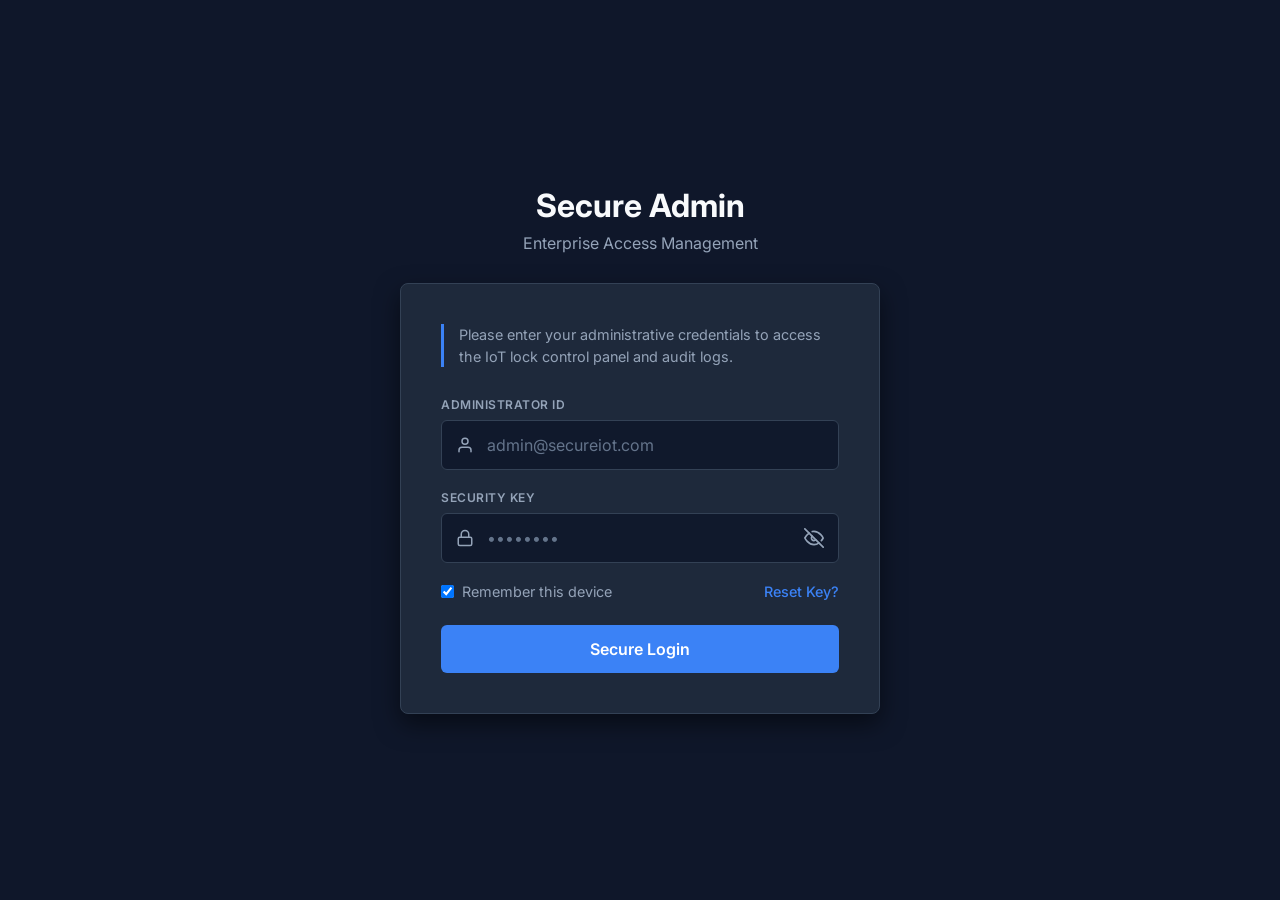
<file: frontend-ui/index.html>
<!doctype html>
<html lang="en">
  <head>
    <meta charset="UTF-8" />
    <meta name="viewport" content="width=device-width, initial-scale=1.0" />
    <title>SecureIoT Admin</title>
    <link rel="stylesheet" href="style.css" />
    <link
      href="https://fonts.googleapis.com/css2?family=Inter:wght@400;500;600;700&display=swap"
      rel="stylesheet"
    />

    <script>
      // 1. Check Auth
      if (localStorage.getItem("adminAuth") !== "true") {
        window.location.href = "login.html";
      }

      // 2. Upgraded Secure Logout with Smart Modal
      async function logout() {
        if (typeof askConfirm === "function") {
          // Pass custom titles and buttons for the Logout action!
          const wantsToLogout = await askConfirm(
            "Are you sure you want to securely log out of the admin console?",
            "Secure Logout",
            "Log Out",
            "Cancel",
          );
          if (!wantsToLogout) return;
        } else {
          if (!confirm("Are you sure you want to securely log out?")) return;
        }

        // Execute Logout
        localStorage.removeItem("adminAuth");
        window.location.href = "login.html";
      }
    </script>

    <style>
      @keyframes pulseGreen {
        0% {
          box-shadow: 0 0 0 0 rgba(16, 185, 129, 0.7);
        }
        70% {
          box-shadow: 0 0 0 10px rgba(16, 185, 129, 0);
        }
        100% {
          box-shadow: 0 0 0 0 rgba(16, 185, 129, 0);
        }
      }
      .pulse-dot {
        width: 10px;
        height: 10px;
        background-color: #10b981;
        border-radius: 50%;
        display: inline-block;
        animation: pulseGreen 2s infinite;
      }

      /* UPGRADED: High-Tech Input Styling with Animations */
      .form-input {
        width: 100%;
        background-color: rgba(15, 23, 42, 0.85);
        border: 1px solid var(--border-dark);
        border-radius: 6px;
        padding: 14px 15px;
        color: #ffffff !important;
        font-size: 1rem;
        transition: all 0.3s ease;
      }
      .form-input::placeholder {
        color: #64748b;
        transition: opacity 0.3s ease;
      }
      .form-input:focus {
        outline: none;
        border-color: #3b82f6;
        box-shadow: 0 0 12px rgba(59, 130, 246, 0.4);
        background-color: rgba(15, 23, 42, 1);
      }
      .form-input:focus::placeholder {
        opacity: 0.5;
      }

      input:-webkit-autofill,
      input:-webkit-autofill:hover,
      input:-webkit-autofill:focus,
      input:-webkit-autofill:active {
        -webkit-box-shadow: 0 0 0 30px #0f172a inset !important;
        -webkit-text-fill-color: #ffffff !important;
      }

      /* Idle Screen Animations */
      @keyframes scanSweep {
        0% {
          top: -10%;
          opacity: 0;
        }
        10% {
          opacity: 1;
        }
        90% {
          opacity: 1;
        }
        100% {
          top: 110%;
          opacity: 0;
        }
      }
      .scan-line {
        position: absolute;
        top: 0;
        left: 0;
        width: 100%;
        height: 4px;
        background: linear-gradient(
          to right,
          transparent,
          rgba(59, 130, 246, 0.5),
          transparent
        );
        box-shadow: 0 0 15px rgba(59, 130, 246, 0.5);
        animation: scanSweep 3s linear infinite;
        pointer-events: none;
      }
      @keyframes shieldPulse {
        0% {
          transform: scale(1);
          opacity: 0.8;
        }
        50% {
          transform: scale(1.05);
          opacity: 1;
        }
        100% {
          transform: scale(1);
          opacity: 0.8;
        }
      }
      .shield-icon {
        animation: shieldPulse 3s ease-in-out infinite;
      }

      /* UPGRADED: Reticle Breathing Animation */
      @keyframes reticleBreathe {
        0% {
          transform: translate(-50%, -50%) scale(1);
          opacity: 0.8;
          border-color: rgba(16, 185, 129, 0.5);
        }
        50% {
          transform: translate(-50%, -50%) scale(1.02);
          opacity: 1;
          border-color: rgba(16, 185, 129, 1);
        }
        100% {
          transform: translate(-50%, -50%) scale(1);
          opacity: 0.8;
          border-color: rgba(16, 185, 129, 0.5);
        }
      }

      /* Custom Modal Styling */
      .custom-modal-overlay {
        display: none;
        position: fixed;
        top: 0;
        left: 0;
        width: 100%;
        height: 100%;
        background: rgba(15, 23, 42, 0.85);
        z-index: 9999;
        justify-content: center;
        align-items: center;
        backdrop-filter: blur(5px);
        opacity: 0;
        transition: opacity 0.3s ease;
      }
      .custom-modal-card {
        background: #1e293b;
        border: 1px solid #334155;
        border-radius: 8px;
        padding: 25px;
        width: 400px;
        box-shadow: 0 20px 40px rgba(0, 0, 0, 0.5);
        transform: translateY(-20px);
        transition: transform 0.3s ease;
        text-align: left;
      }
      .custom-modal-overlay.active {
        opacity: 1;
      }
      .custom-modal-overlay.active .custom-modal-card {
        transform: translateY(0);
      }
    </style>
  </head>
  <body>
    <nav class="sidebar">
      <div class="top-nav">
        <div class="sidebar-brand">
          <h2>SecureIoT <span>Admin</span></h2>
        </div>
        <ul class="nav-links">
          <li class="active"><a href="index.html">Dashboard</a></li>
          <li><a href="user-management.html">User Management</a></li>
          <li><a href="access-history.html">Access History</a></li>
          <li><a href="system-settings.html">System Settings</a></li>
        </ul>
      </div>
      <div class="bottom-nav">
        <button
          onclick="logout()"
          class="btn outline-btn"
          style="
            color: #f87171;
            border-color: rgba(239, 68, 68, 0.4);
            width: 100%;
          "
        >
          Secure Logout
        </button>
      </div>
    </nav>

    <main class="main-content">
      <header class="top-header">
        <h1 class="page-title">Security Operations</h1>
        <p class="page-subtitle">Live monitoring and access control</p>
      </header>

      <div class="dashboard-wrapper">
        <section class="stats-row">
          <div class="stat-card">
            <p class="stat-label">SYSTEM STATUS</p>
            <h2 class="stat-value">
              <span class="dot-secure" id="systemDot"></span
              ><span id="systemText">Secure</span>
            </h2>
          </div>
          <div class="stat-card">
            <p class="stat-label">TODAY'S ENTRIES</p>
            <h2 class="stat-value" id="todayEntriesCount">0</h2>
          </div>
          <div class="stat-card">
            <p class="stat-label">REGISTERED FACES</p>
            <h2 class="stat-value" id="registeredFacesCount">0</h2>
          </div>
        </section>

        <section class="middle-grid">
          <div class="dark-card camera-container">
            <div
              style="
                display: flex;
                justify-content: space-between;
                align-items: center;
                margin-bottom: 15px;
              "
            >
              <h3 class="card-title" style="margin: 0">Front Door Camera</h3>
              <div style="display: flex; align-items: center; gap: 8px">
                <span class="pulse-dot"></span>
                <span
                  style="color: #10b981; font-size: 0.85rem; font-weight: 600"
                  >Edge Node Active</span
                >
              </div>
            </div>

            <div
              class="camera-black-box"
              style="
                position: relative;
                overflow: hidden;
                border-radius: 8px;
                border: 2px solid var(--border-dark);
                background: #000;
                height: 420px;
                display: flex;
                flex-direction: column;
                justify-content: center;
                align-items: center;
              "
            >
              <div
                id="defaultCameraState"
                style="
                  text-align: center;
                  padding: 20px;
                  width: 100%;
                  height: 100%;
                  display: flex;
                  flex-direction: column;
                  justify-content: center;
                  align-items: center;
                  position: relative;
                "
              >
                <div class="scan-line"></div>
                <svg
                  class="shield-icon"
                  width="72"
                  height="72"
                  viewBox="0 0 24 24"
                  fill="none"
                  stroke="#3b82f6"
                  stroke-width="1.5"
                  stroke-linecap="round"
                  stroke-linejoin="round"
                  style="margin-bottom: 15px"
                >
                  <path d="M12 22s8-4 8-10V5l-8-3-8 3v7c0 6 8 10 8 10z"></path>
                  <path d="M12 8v4"></path>
                  <path d="M12 16h.01"></path>
                </svg>
                <p
                  style="
                    color: var(--text-light);
                    font-size: 1.2rem;
                    margin-bottom: 8px;
                    font-weight: 500;
                  "
                >
                  System Monitoring Mode
                </p>
                <span style="color: var(--text-muted); font-size: 0.9rem"
                  >Video feed is rendering securely on the local Python
                  node.</span
                >
              </div>

              <div
                id="registrationState"
                style="
                  display: none;
                  width: 100%;
                  height: 100%;
                  position: absolute;
                  top: 0;
                  left: 0;
                "
              >
                <video
                  id="regVideo"
                  autoplay
                  playsinline
                  style="width: 100%; height: 100%; object-fit: cover"
                ></video>
                <canvas id="regCanvas" style="display: none"></canvas>

                <div
                  style="
                    position: absolute;
                    top: 45%;
                    left: 50%;
                    transform: translate(-50%, -50%);
                    width: 220px;
                    height: 300px;
                    border: 2px dashed #10b981;
                    border-radius: 120px;
                    pointer-events: none;
                    box-shadow: 0 0 0 9999px rgba(0, 0, 0, 0.5);
                    animation: reticleBreathe 3s infinite;
                  "
                ></div>

                <div
                  style="
                    position: absolute;
                    bottom: 0;
                    left: 0;
                    width: 100%;
                    background: rgba(15, 23, 42, 0.95);
                    backdrop-filter: blur(8px);
                    padding: 20px;
                    border-top: 1px solid var(--border-dark);
                  "
                >
                  <div style="display: flex; flex-direction: column; gap: 15px">
                    <div>
                      <input
                        type="email"
                        id="regEmail"
                        class="form-input"
                        placeholder="Enter registered user email address..."
                      />
                    </div>

                    <div
                      style="
                        display: flex;
                        justify-content: space-between;
                        align-items: center;
                      "
                    >
                      <p
                        id="regStatus"
                        style="
                          font-size: 0.85rem;
                          margin: 0;
                          color: #94a3b8;
                          display: flex;
                          align-items: center;
                          gap: 5px;
                        "
                      >
                        <svg
                          width="16"
                          height="16"
                          viewBox="0 0 24 24"
                          fill="none"
                          stroke="currentColor"
                          stroke-width="2"
                        >
                          <circle cx="12" cy="12" r="10"></circle>
                          <line x1="12" y1="16" x2="12" y2="12"></line>
                          <line x1="12" y1="8" x2="12.01" y2="8"></line>
                        </svg>
                        Align face within the guide. Remove glasses.
                      </p>
                      <div style="display: flex; gap: 10px">
                        <button
                          class="btn outline-btn"
                          onclick="cancelRegistration()"
                          style="margin: 0; padding: 10px 20px"
                        >
                          Cancel
                        </button>
                        <button
                          id="captureBtn"
                          class="btn primary-btn"
                          onclick="captureAndRegister(false)"
                          style="margin: 0; padding: 10px 20px"
                        >
                          Capture Identity
                        </button>
                      </div>
                    </div>
                  </div>
                </div>
              </div>
            </div>
          </div>

          <div class="dark-card actions-container">
            <h3 class="card-title">Quick Actions</h3>
            <p class="action-desc">
              Execute administrative commands directly to Edge Hardware.
            </p>
            <button id="manualUnlockBtn" class="btn primary-btn">
              Manual Override Unlock
            </button>
            <button id="openRegisterBtn" class="btn outline-btn">
              Register New Face
            </button>
          </div>
        </section>

        <section class="logs-section dark-card">
          <h3 class="card-title">Recent Access Logs</h3>
          <table class="access-table">
            <thead>
              <tr>
                <th>TIMESTAMP</th>
                <th>USER / SUBJECT</th>
                <th>STATUS</th>
              </tr>
            </thead>
            <tbody id="recentLogsBody"></tbody>
          </table>
        </section>
      </div>
    </main>

    <div id="customConfirmModal" class="custom-modal-overlay">
      <div class="custom-modal-card">
        <h3
          style="
            margin-top: 0;
            color: #f8fafc;
            font-size: 1.2rem;
            display: flex;
            align-items: center;
            gap: 8px;
          "
        >
          <svg
            id="confirmIcon"
            width="24"
            height="24"
            viewBox="0 0 24 24"
            fill="none"
            stroke="#f59e0b"
            stroke-width="2"
          ></svg>
          <span id="confirmTitle">System Override Required</span>
        </h3>
        <p
          id="confirmMessage"
          style="
            color: #94a3b8;
            margin-bottom: 25px;
            font-size: 0.95rem;
            line-height: 1.5;
          "
        ></p>
        <div style="display: flex; justify-content: flex-end; gap: 10px">
          <button
            id="confirmCancelBtn"
            class="btn outline-btn"
            style="margin: 0; padding: 10px 20px"
          >
            Abort
          </button>
          <button
            id="confirmOkBtn"
            class="btn primary-btn"
            style="margin: 0; padding: 10px 20px; border: none"
          >
            Overwrite Profile
          </button>
        </div>
      </div>
    </div>

    <script>
      // 1. DASHBOARD DATA FETCHING
      async function fetchDashboardData() {
        try {
          const logsResponse = await fetch("http://localhost:8080/api/logs");
          const usersResponse = await fetch("http://localhost:8080/api/users");

          if (logsResponse.ok && usersResponse.ok) {
            const logs = await logsResponse.json();
            const users = await usersResponse.json();

            document.getElementById("registeredFacesCount").innerText =
              users.length;
            const today = new Date().toDateString();
            document.getElementById("todayEntriesCount").innerText =
              logs.filter(
                (log) => new Date(log.timestamp).toDateString() === today,
              ).length;

            const recentLogsBody = document.getElementById("recentLogsBody");
            recentLogsBody.innerHTML = "";
            logs
              .slice()
              .reverse()
              .slice(0, 3)
              .forEach((log) => {
                const dateObj = new Date(log.timestamp);
                const badgeClass =
                  log.accessStatus === "SUCCESS"
                    ? "badge-auth"
                    : log.accessStatus === "DECLINED"
                      ? "badge-declined"
                      : "badge-manual";
                recentLogsBody.innerHTML += `<tr><td>${dateObj.toLocaleDateString()} - ${dateObj.toLocaleTimeString([], { hour: "2-digit", minute: "2-digit" })}</td>
                <td><strong>${log.userEmail}</strong></td><td><span class="badge ${badgeClass}">${log.accessStatus}</span></td></tr>`;
              });
          }
        } catch (error) {
          document.getElementById("systemDot").style.backgroundColor =
            "var(--danger)";
          document.getElementById("systemText").innerText = "API Offline";
        }
      }
      fetchDashboardData();
      setInterval(fetchDashboardData, 3000);

      // 2. MANUAL OVERRIDE LOGIC (FIXED FOR CLOUD GATEWAY ARCHITECTURE)
      document
        .getElementById("manualUnlockBtn")
        .addEventListener("click", async () => {
          const btn = document.getElementById("manualUnlockBtn");
          btn.innerText = "Unlocking...";
          btn.style.backgroundColor = "#10B981";

          const currentTimer = localStorage.getItem("doorTimer") || "5";

          try {
            // ---> THE FIX: Call the Java Spring Boot Server, NOT the ESP32 directly! <---
            await fetch(
              `http://localhost:8080/api/hardware/unlock?t=${currentTimer}`,
            );

            // Log the override to the database
            await fetch("http://localhost:8080/api/logs", {
              method: "POST",
              headers: { "Content-Type": "application/json" },
              body: JSON.stringify({
                userEmail: "Admin Dashboard",
                accessStatus: "MANUAL OVERRIDE",
                timestamp: new Date().toISOString(),
              }),
            });
          } catch (error) {
            console.error("Java Gateway ping failed:", error);
          }

          setTimeout(() => {
            btn.innerText = "Manual Override Unlock";
            btn.style.backgroundColor = "";
          }, currentTimer * 1000);
        });

      // 3. UPGRADED DYNAMIC CONFIRM DIALOG
      function askConfirm(
        message,
        title = "System Override Required",
        okText = "Overwrite Profile",
        cancelText = "Abort",
      ) {
        return new Promise((resolve) => {
          const modal = document.getElementById("customConfirmModal");
          const icon = document.getElementById("confirmIcon");
          const okBtn = document.getElementById("confirmOkBtn");

          // Set dynamic text
          document.getElementById("confirmMessage").innerText = message;
          document.getElementById("confirmTitle").innerText = title;
          okBtn.innerText = okText;
          document.getElementById("confirmCancelBtn").innerText = cancelText;

          // Theme switching based on the action
          if (title.includes("Logout")) {
            // Blue Door Exit Icon for Logout
            icon.innerHTML =
              '<path d="M9 21H5a2 2 0 0 1-2-2V5a2 2 0 0 1 2-2h4"></path><polyline points="16 17 21 12 16 7"></polyline><line x1="21" y1="12" x2="9" y2="12"></line>';
            icon.setAttribute("stroke", "#3b82f6");
            okBtn.style.backgroundColor = "#3b82f6";
          } else {
            // Yellow/Red Warning for Registration Overwrite or Revoke
            icon.innerHTML =
              '<path d="M10.29 3.86L1.82 18a2 2 0 0 0 1.71 3h16.94a2 2 0 0 0 1.71-3L13.71 3.86a2 2 0 0 0-3.42 0z"></path><line x1="12" y1="9" x2="12" y2="13"></line><line x1="12" y1="17" x2="12.01" y2="17"></line>';
            icon.setAttribute("stroke", "#f59e0b");
            okBtn.style.backgroundColor = "#ef4444";
          }

          modal.style.display = "flex";
          // Trigger reflow for transition
          setTimeout(() => modal.classList.add("active"), 10);

          okBtn.onclick = () => {
            modal.classList.remove("active");
            setTimeout(() => {
              modal.style.display = "none";
              resolve(true);
            }, 300);
          };

          document.getElementById("confirmCancelBtn").onclick = () => {
            modal.classList.remove("active");
            setTimeout(() => {
              modal.style.display = "none";
              resolve(false);
            }, 300);
          };
        });
      }

      // 4. EMBEDDED FACE REGISTRATION LOGIC
      const defaultState = document.getElementById("defaultCameraState");
      const regState = document.getElementById("registrationState");
      const regVideo = document.getElementById("regVideo");
      const regStatus = document.getElementById("regStatus");
      let stream;

      document
        .getElementById("openRegisterBtn")
        .addEventListener("click", async () => {
          defaultState.style.display = "none";
          regState.style.display = "block";
          regStatus.innerHTML =
            '<svg width="16" height="16" viewBox="0 0 24 24" fill="none" stroke="currentColor" stroke-width="2"><circle cx="12" cy="12" r="10"></circle><line x1="12" y1="16" x2="12" y2="12"></line><line x1="12" y1="8" x2="12.01" y2="8"></line></svg> Align face within the guide. Remove glasses.';
          regStatus.style.color = "#94a3b8";
          document.getElementById("regEmail").value = "";

          try {
            stream = await navigator.mediaDevices.getUserMedia({ video: true });
            regVideo.srcObject = stream;
          } catch (err) {
            regStatus.innerText = "Camera access denied or unavailable.";
            regStatus.style.color = "var(--danger)";
          }
        });

      function cancelRegistration() {
        if (stream) stream.getTracks().forEach((track) => track.stop());
        regState.style.display = "none";
        defaultState.style.display = "flex";
      }

      async function captureAndRegister(forceOverwrite = false) {
        const email = document.getElementById("regEmail").value.trim();
        if (!email) {
          regStatus.innerText = "Please enter an email address first.";
          regStatus.style.color = "var(--danger)";
          return;
        }

        regStatus.innerText = "Processing biometrics...";
        regStatus.style.color = "#3b82f6";
        document.getElementById("captureBtn").disabled = true;

        const canvas = document.getElementById("regCanvas");
        canvas.width = regVideo.videoWidth;
        canvas.height = regVideo.videoHeight;
        canvas.getContext("2d").drawImage(regVideo, 0, 0);
        const base64Image = canvas.toDataURL("image/jpeg");

        try {
          const response = await fetch("http://localhost:5000/register", {
            method: "POST",
            headers: { "Content-Type": "application/json" },
            body: JSON.stringify({
              email: email,
              image: base64Image,
              force_overwrite: forceOverwrite,
            }),
          });

          const data = await response.json();

          // SMART OVERRIDE WITH CUSTOM MODAL
          if (data.require_confirmation) {
            const userWantsToOverwrite = await askConfirm(data.message);
            if (userWantsToOverwrite) {
              captureAndRegister(true);
            } else {
              regStatus.innerHTML =
                '<svg width="16" height="16" viewBox="0 0 24 24" fill="none" stroke="currentColor" stroke-width="2"><circle cx="12" cy="12" r="10"></circle><line x1="12" y1="16" x2="12" y2="12"></line><line x1="12" y1="8" x2="12.01" y2="8"></line></svg> Registration aborted.';
              regStatus.style.color = "#94a3b8";
              document.getElementById("captureBtn").disabled = false;
            }
            return;
          }

          if (response.ok) {
            regStatus.innerText = data.message;
            regStatus.style.color = "#10b981";
            setTimeout(cancelRegistration, 2500);
          } else {
            regStatus.innerText = data.error;
            regStatus.style.color = "var(--danger)";
          }
        } catch (error) {
          regStatus.innerText =
            "Connection Failed. Is register_api.py running?";
          regStatus.style.color = "var(--danger)";
        }
        document.getElementById("captureBtn").disabled = false;
      }
    </script>
  </body>
</html>
</file>
<file: frontend-ui/style.css>
:root {
  --bg-app: #0f1522;
  --bg-sidebar: #0f1522;
  --bg-card: #1c2333;
  --bg-card-hover: #262e40;
  --text-main: #ffffff;
  --text-muted: #8b95a5;
  --primary-blue: #3b82f6;
  --border-dark: #2d3748;
  --danger: #ef4444;
  --auth-bg: rgba(16, 185, 129, 0.15);
  --auth-text: #34d399;
  --dec-bg: rgba(239, 68, 68, 0.15);
  --dec-text: #f87171;
  --man-bg: rgba(245, 158, 11, 0.15);
  --man-text: #fbbf24;
}

* {
  margin: 0;
  padding: 0;
  box-sizing: border-box;
  font-family: "Inter", sans-serif;
}
body {
  background-color: var(--bg-app);
  color: var(--text-main);
  display: flex;
  min-height: 100vh;
}

.sidebar {
  width: 260px;
  background-color: var(--bg-sidebar);
  padding: 30px 20px;
  border-right: 1px solid var(--border-dark);
  display: flex;
  flex-direction: column;
  justify-content: space-between;
}
.top-nav {
  flex-grow: 1;
}
.bottom-nav {
  margin-top: auto;
  padding-top: 20px;
}
.sidebar-brand {
  margin-bottom: 40px;
  padding-left: 10px;
}
.sidebar-brand h2 {
  font-size: 1.2rem;
  font-weight: 600;
}
.sidebar-brand span {
  font-weight: 400;
}

.nav-links {
  list-style: none;
}
.nav-links li a {
  text-decoration: none;
  color: var(--text-muted);
  padding: 12px 16px;
  display: block;
  border-radius: 6px;
  font-weight: 500;
  margin-bottom: 5px;
  transition: 0.2s;
}
.nav-links li.active a {
  background-color: var(--bg-card-hover);
  color: var(--primary-blue);
}
.nav-links li a:hover:not(.active) {
  color: var(--text-main);
}

.main-content {
  flex: 1;
  display: flex;
  flex-direction: column;
}
.top-header {
  padding: 30px 40px 20px;
}
.page-title {
  font-size: 1.8rem;
  font-weight: 600;
}
.page-subtitle {
  color: var(--text-muted);
  font-size: 0.95rem;
  margin-top: 5px;
}
.dashboard-wrapper {
  padding: 0 40px 40px;
  display: flex;
  flex-direction: column;
  gap: 20px;
}

.dark-card {
  background-color: var(--bg-card);
  border: 1px solid var(--border-dark);
  border-radius: 8px;
  padding: 20px;
}
.card-title {
  font-size: 1rem;
  font-weight: 600;
  margin-bottom: 15px;
}

.stats-row {
  display: grid;
  grid-template-columns: repeat(3, 1fr);
  gap: 20px;
}
.stat-card {
  background-color: var(--bg-card);
  border: 1px solid var(--border-dark);
  border-radius: 8px;
  padding: 20px;
}
.stat-label {
  color: var(--text-muted);
  font-size: 0.75rem;
  font-weight: 600;
  letter-spacing: 0.5px;
  margin-bottom: 10px;
}
.stat-value {
  font-size: 2rem;
  font-weight: 600;
  display: flex;
  align-items: center;
  gap: 10px;
}
.dot-secure {
  width: 12px;
  height: 12px;
  background-color: var(--auth-text);
  border-radius: 50%;
  animation: pulse-green 2s infinite;
}

.middle-grid {
  display: grid;
  grid-template-columns: 2fr 1fr;
  gap: 20px;
}
.camera-black-box {
  background-color: #000000;
  height: 350px;
  border-radius: 6px;
  width: 100%;
  display: flex;
  align-items: center;
  justify-content: center;
  border: 1px dashed var(--border-dark);
}
.camera-offline-state {
  display: flex;
  flex-direction: column;
  align-items: center;
  gap: 10px;
  text-align: center;
}
.camera-offline-state p {
  color: var(--text-main);
  font-weight: 500;
  font-size: 0.95rem;
}
.offline-subtext {
  color: var(--text-muted);
  font-size: 0.75rem;
}
.offline-dot {
  width: 12px;
  height: 12px;
  background-color: var(--man-text);
  border-radius: 50%;
  margin-bottom: 5px;
  animation: pulse-warning 1.5s infinite;
}

.action-desc {
  color: var(--text-muted);
  font-size: 0.85rem;
  margin-bottom: 20px;
  line-height: 1.5;
}
.btn {
  width: 100%;
  padding: 12px;
  border-radius: 6px;
  font-weight: 500;
  font-size: 0.9rem;
  cursor: pointer;
  margin-bottom: 12px;
  transition: 0.2s;
}
.primary-btn {
  background-color: var(--primary-blue);
  color: white;
  border: none;
}
.primary-btn:hover {
  background-color: #2563eb;
}
.outline-btn {
  background-color: transparent;
  color: white;
  border: 1px solid var(--border-dark);
}
.outline-btn:hover {
  background-color: rgba(255, 255, 255, 0.05);
}

.access-table {
  width: 100%;
  border-collapse: collapse;
  margin-top: 10px;
}
.access-table tr {
  border-bottom: 1px solid var(--border-dark);
}
.access-table th,
.access-table td {
  padding: 16px 12px;
  text-align: left;
  vertical-align: middle;
  border: none;
}
.access-table thead tr {
  border-bottom: 2px solid var(--border-dark);
}
.access-table tr:last-child {
  border-bottom: none;
}

.badge {
  padding: 4px 10px;
  border-radius: 4px;
  font-size: 0.75rem;
  font-weight: 500;
}
.badge-auth {
  background-color: var(--auth-bg);
  color: var(--auth-text);
}
.badge-declined {
  background-color: var(--dec-bg);
  color: var(--dec-text);
}
.badge-manual {
  background-color: var(--man-bg);
  color: var(--man-text);
}

.table-profile-circle {
  width: 32px;
  height: 32px;
  border-radius: 50%;
  background-color: #374151;
  color: white;
  display: flex;
  align-items: center;
  justify-content: center;
  font-size: 0.85rem;
  font-weight: bold;
  flex-shrink: 0;
}
.danger-outline {
  background-color: transparent;
  color: #f87171;
  border: 1px solid rgba(239, 68, 68, 0.4);
  border-radius: 6px;
  padding: 8px 16px;
  font-size: 0.85rem;
  font-weight: 500;
  cursor: pointer;
  transition: 0.2s;
  width: auto;
}
.danger-outline:hover:not(:disabled) {
  background-color: rgba(239, 68, 68, 0.1);
}
.danger-outline:disabled {
  opacity: 0.3;
  cursor: not-allowed;
  border-color: rgba(239, 68, 68, 0.2);
}

.settings-group {
  display: flex;
  justify-content: space-between;
  align-items: center;
  padding: 20px 0;
  border-bottom: 1px solid var(--border-dark);
}
.settings-group:last-child {
  border-bottom: none;
  padding-bottom: 0;
}
.settings-info h4 {
  color: var(--text-main);
  font-size: 0.95rem;
  margin-bottom: 4px;
}
.settings-info p {
  color: var(--text-muted);
  font-size: 0.85rem;
}

select.settings-select,
select.filter-input {
  appearance: none;
  -webkit-appearance: none;
  -moz-appearance: none;
  background-image: url("data:image/svg+xml;charset=US-ASCII,%3Csvg%20xmlns%3D%22http%3A%2F%2Fwww.w3.org%2F2000%2Fsvg%22%20width%3D%22292.4%22%20height%3D%22292.4%22%3E%3Cpath%20fill%3D%22%23FFFFFF%22%20d%3D%22M287%2069.4a17.6%2017.6%200%200%200-13-5.4H18.4c-5%200-9.3%201.8-12.9%205.4A17.6%2017.6%200%200%200%200%2082.2c0%205%201.8%209.3%205.4%2012.9l128%20127.9c3.6%203.6%207.8%205.4%2012.8%205.4s9.2-1.8%2012.8-5.4L287%2095c3.5-3.5%205.4-7.8%205.4-12.8%200-5-1.9-9.2-5.5-12.8z%22%2F%3E%3C%2Fsvg%3E");
  background-repeat: no-repeat;
  background-position: right 14px top 50%;
  background-size: 10px auto;
  padding-right: 36px !important;
  background-color: var(--bg-app);
  border: 1px solid var(--border-dark);
  color: white;
  padding: 8px 12px;
  border-radius: 6px;
  font-size: 0.85rem;
  outline: none;
  cursor: pointer;
}

.toggle-switch {
  position: relative;
  display: inline-block;
  width: 44px;
  height: 24px;
}
.toggle-switch input {
  opacity: 0;
  width: 0;
  height: 0;
}
.toggle-slider {
  position: absolute;
  cursor: pointer;
  top: 0;
  left: 0;
  right: 0;
  bottom: 0;
  background-color: var(--bg-app);
  border: 1px solid var(--border-dark);
  transition: 0.3s;
  border-radius: 24px;
}
.toggle-slider:before {
  position: absolute;
  content: "";
  height: 16px;
  width: 16px;
  left: 3px;
  bottom: 3px;
  background-color: var(--text-muted);
  transition: 0.3s;
  border-radius: 50%;
}
input:checked + .toggle-slider {
  background-color: rgba(59, 130, 246, 0.15);
  border-color: var(--primary-blue);
}
input:checked + .toggle-slider:before {
  transform: translateX(20px);
  background-color: var(--primary-blue);
}

.filter-container {
  display: flex;
  gap: 15px;
  margin-bottom: 20px;
  padding: 15px;
}
.filter-input {
  background-color: var(--bg-app);
  border: 1px solid var(--border-dark);
  color: white;
  border-radius: 6px;
  height: 42px;
  padding: 0 14px;
  outline: none;
  font-size: 0.85rem;
}
.filter-input:focus {
  border-color: var(--primary-blue) !important;
}
.search-wrapper {
  position: relative;
  flex: 1;
  display: flex;
  align-items: center;
}
.search-icon {
  position: absolute;
  left: 14px;
  color: var(--text-muted);
  pointer-events: none;
}
.search-input {
  width: 100%;
  padding-left: 40px !important;
}
input[type="date"]::-webkit-calendar-picker-indicator {
  filter: invert(1);
  cursor: pointer;
  opacity: 0.7;
  transition: 0.2s;
}
input[type="date"]::-webkit-calendar-picker-indicator:hover {
  opacity: 1;
}

body.login-page {
  justify-content: center;
  align-items: center;
  flex-direction: column;
  background-color: #0b0f19;
  min-height: 100vh;
  width: 100vw;
  overflow-x: hidden;
  margin: 0;
  padding: 10px 0;
  box-sizing: border-box;
}
.login-container {
  width: 100%;
  max-width: 480px;
  display: flex;
  flex-direction: column;
  align-items: center;
  position: relative;
}
.login-header {
  text-align: center;
  margin-bottom: 10px;
}
.login-header h1 {
  font-size: 1.8rem;
  color: white;
  font-weight: 600;
}
.login-header p {
  color: var(--text-muted);
  font-size: 0.95rem;
  margin-top: 5px;
}
.login-card {
  width: 100%;
  padding: 25px 35px;
  background-color: #161d2b;
  border: 1px solid var(--border-dark);
  border-radius: 8px;
}
.login-info-bar {
  border-left: 3px solid var(--primary-blue);
  padding-left: 15px;
  margin-bottom: 30px;
}
.login-info-bar p {
  color: var(--text-muted);
  font-size: 0.85rem;
  line-height: 1.5;
}
.input-group {
  margin-bottom: 20px;
  display: flex;
  flex-direction: column;
  gap: 8px;
}
.input-group label {
  font-size: 0.75rem;
  color: var(--text-muted);
  font-weight: 600;
  letter-spacing: 0.5px;
}
.input-with-icon {
  position: relative;
  display: flex;
  align-items: center;
  width: 100%;
}
.input-icon {
  position: absolute;
  left: 15px;
  color: var(--text-muted);
  pointer-events: none;
}
.login-input {
  background-color: #0f1522;
  border: 1px solid var(--border-dark);
  color: white;
  padding: 12px 15px;
  border-radius: 6px;
  font-size: 0.95rem;
  outline: none;
  width: 100%;
  padding-left: 45px !important;
}
.login-input:focus {
  border-color: var(--primary-blue);
}
.login-options {
  display: flex;
  justify-content: space-between;
  align-items: center;
  margin-bottom: 25px;
  font-size: 0.85rem;
}
.radio-label {
  color: var(--text-muted);
  display: flex;
  align-items: center;
  gap: 8px;
  cursor: pointer;
}
.reset-link {
  color: var(--primary-blue);
  text-decoration: none;
}
.login-btn {
  padding: 14px;
  font-size: 1rem;
  width: 100%;
}
.divider {
  text-align: center;
  border-bottom: 1px solid var(--border-dark);
  line-height: 0.1em;
  margin: 25px 0;
}
.divider span {
  background: #161d2b;
  padding: 0 10px;
  color: var(--text-muted);
  font-size: 0.85rem;
}
.bio-btn {
  display: flex;
  align-items: center;
  justify-content: center;
  gap: 10px;
  color: #a78bfa;
  border-color: rgba(167, 139, 250, 0.3);
  width: 100%;
}
.bio-btn svg {
  stroke: #a78bfa;
}
.login-footer {
  margin-top: 20px;
  color: var(--text-muted);
  font-size: 0.8rem;
  display: flex;
  align-items: center;
  gap: 8px;
}

/* FIXED TOAST POPUP NOTIFICATION */
.status-popup {
  background-color: #161d2b;
  border-radius: 8px;
  padding: 15px 25px;
  display: flex;
  align-items: center;
  gap: 15px;
  position: fixed;
  top: 30px;
  right: 30px;
  z-index: 9999;
  transform: translateX(120%);
  opacity: 0;
  transition: all 0.4s cubic-bezier(0.68, -0.55, 0.265, 1.55);
  box-shadow: 0 10px 25px rgba(0, 0, 0, 0.5);
}
.status-popup.show-popup {
  transform: translateX(0);
  opacity: 1;
}
.status-icon {
  width: 36px;
  height: 36px;
  border-radius: 50%;
  display: flex;
  align-items: center;
  justify-content: center;
  font-weight: bold;
  font-size: 1.2rem;
  flex-shrink: 0;
}
.status-text h4 {
  color: white;
  font-size: 1rem;
  margin-bottom: 2px;
}
.status-text p {
  color: var(--text-muted);
  font-size: 0.8rem;
}
.success-state {
  border: 1px solid var(--auth-text);
  box-shadow: 0 0 30px rgba(16, 185, 129, 0.3);
}
.success-state .status-icon {
  background-color: var(--auth-text);
  color: #0f1522;
}
.error-state {
  border: 1px solid var(--danger);
  box-shadow: 0 0 30px rgba(239, 68, 68, 0.3);
}
.error-state .status-icon {
  background-color: var(--danger);
  color: white;
}

@keyframes pulse-green {
  0% {
    box-shadow: 0 0 0 0 rgba(52, 211, 153, 0.4);
  }
  70% {
    box-shadow: 0 0 0 10px rgba(52, 211, 153, 0);
  }
  100% {
    box-shadow: 0 0 0 0 rgba(52, 211, 153, 0);
  }
}
@keyframes pulse-warning {
  0% {
    box-shadow: 0 0 0 0 rgba(245, 158, 11, 0.4);
  }
  70% {
    box-shadow: 0 0 0 12px rgba(245, 158, 11, 0);
  }
  100% {
    box-shadow: 0 0 0 0 rgba(245, 158, 11, 0);
  }
}
/* =========================================================
   📱 BULLETPROOF MOBILE RESPONSIVE DESIGN
   ========================================================= */

@media screen and (max-width: 850px) {
    /* 1. Universal Box Model & Body Reset */
    *, *::before, *::after {
        box-sizing: border-box !important;
    }

    body {
        flex-direction: column !important;
        display: flex !important;
        overflow-x: hidden !important;
        width: 100vw !important;
        max-width: 100% !important;
        margin: 0 !important;
        padding: 0 !important;
    }

    /* 2. Top Navigation - Converted to a Perfect Grid */
    .sidebar {
        width: 100% !important;
        height: auto !important;
        min-height: auto !important;
        padding: 15px !important;
        display: flex !important;
        flex-direction: column !important;
        align-items: center !important;
        border-right: none !important;
        border-bottom: 1px solid var(--border-dark) !important;
    }

    .sidebar-brand {
        width: 100% !important;
        text-align: center !important;
        margin-bottom: 15px !important;
    }

    /* Solves Navbar alignment: Forces exactly 2 equal columns on mobile */
    .nav-links {
        display: grid !important;
        grid-template-columns: 1fr 1fr !important;
        gap: 10px !important;
        width: 100% !important;
        padding: 0 !important;
    }

    .nav-links li {
        margin: 0 !important;
        width: 100% !important;
    }

    .nav-links a {
        text-align: center !important;
        padding: 12px 5px !important;
        font-size: 0.85rem !important;
        display: block !important;
        width: 100% !important;
        border-radius: 6px !important;
    }

    .bottom-nav {
        width: 100% !important;
        margin-top: 15px !important;
        display: flex !important;
        justify-content: center !important;
    }

    .bottom-nav button {
        width: 100% !important;
    }

    /* 3. Main Content Wrapper */
    .main-content {
        width: 100% !important;
        margin: 0 !important;
        padding: 15px !important;
        display: flex !important;
        flex-direction: column !important;
    }

    .top-header {
        width: 100% !important;
        flex-direction: column !important;
        align-items: flex-start !important;
        text-align: left !important;
        gap: 15px !important;
        margin-bottom: 20px !important;
    }

    .top-header button {
        width: 100% !important;
    }

    /* 4. Fix Dashboard & Settings Alignment */
    .dashboard-wrapper, 
    .middle-grid, 
    .settings-grid {
        display: flex !important;
        flex-direction: column !important;
        width: 100% !important;
        gap: 15px !important;
        margin: 0 !important;
    }

    /* Allow the 3 stats cards to display in a wrapping grid */
    .stats-grid {
        display: grid !important;
        grid-template-columns: repeat(auto-fit, minmax(140px, 1fr)) !important;
        gap: 10px !important;
        width: 100% !important;
    }

    /* 5. Fix System Settings Toggles & Dropdowns */
    /* Forces settings rows to stack vertically so inputs don't get squished */
    .setting-item, 
    .settings-row,
    .form-group {
        display: flex !important;
        flex-direction: column !important;
        align-items: flex-start !important;
        gap: 10px !important;
        width: 100% !important;
    }

    /* STOPS the toggle switch and dropdowns from breaking/squishing */
    .toggle-switch, 
    select, 
    input[type="text"], 
    input[type="password"] {
        flex-shrink: 0 !important; 
        width: 100% !important;
        max-width: 100% !important;
    }

    /* 6. Fix Cut-off Tables */
    .dark-card, 
    .logs-section {
        width: 100% !important;
        margin: 0 !important;
        padding: 15px !important;
        overflow-x: auto !important; 
        -webkit-overflow-scrolling: touch !important; /* Smooth scroll on iOS */
    }

    .access-table {
        min-width: 600px !important; 
    }
}
</file>
